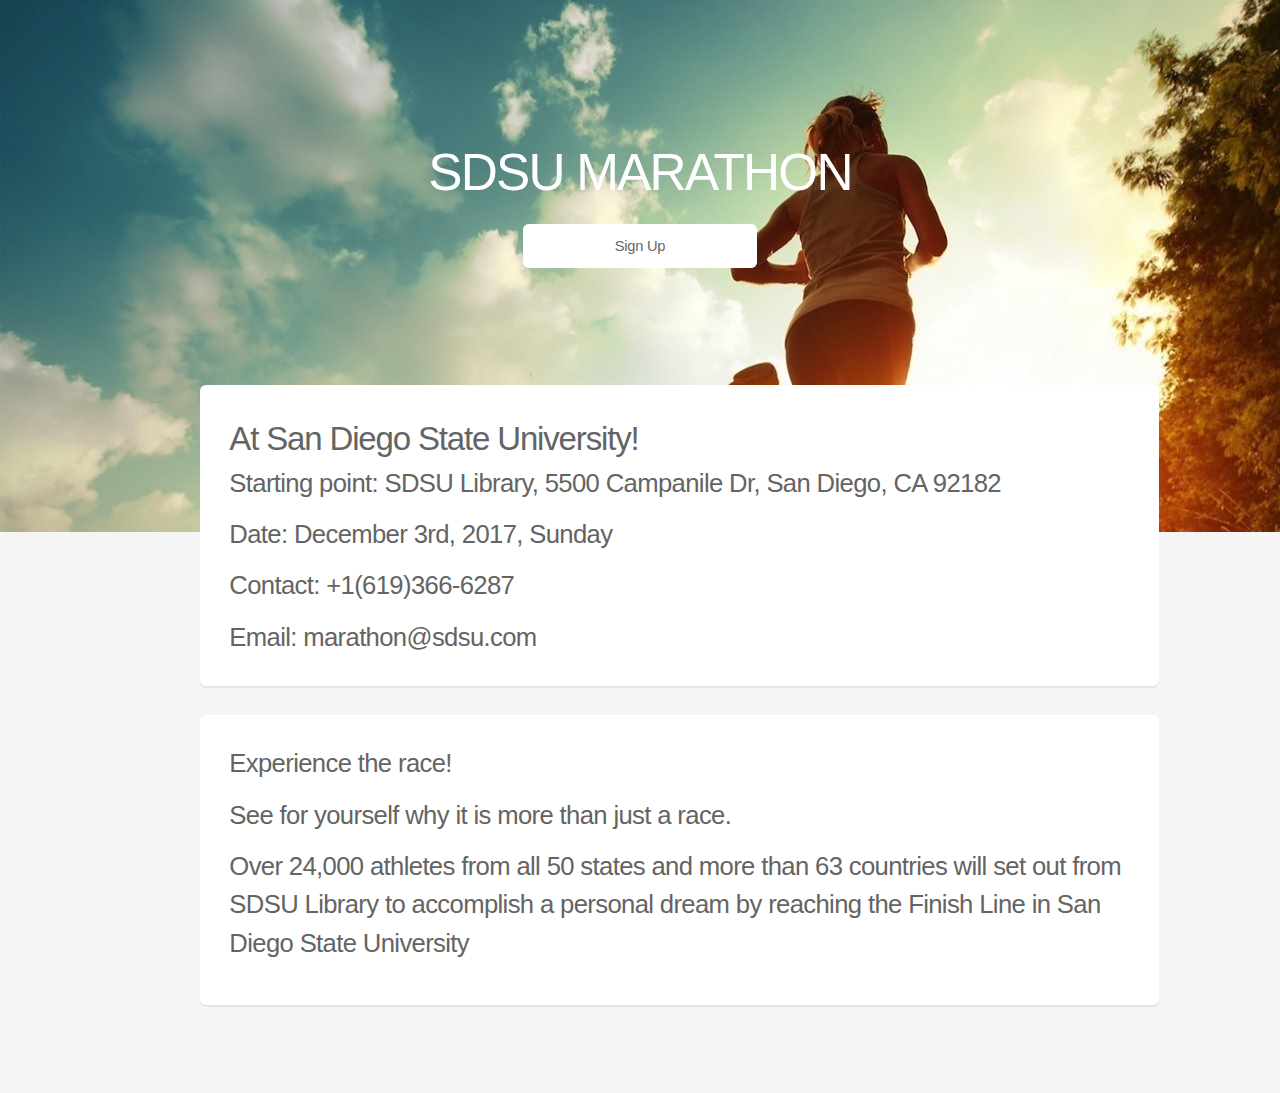
<file: index.html>
<!DOCTYPE HTML>
<html>
<!--
      Mandya Subramanya, Namratha
      Class account - jadrn034
      Project #3
      Fall 2017
-->
	<head>
		<title>SDSU Marathon</title>
		<meta charset="utf-8" />
		<meta name="viewport" content="width=device-width, initial-scale=1" />
		<link rel="stylesheet" href="Main.css"/>
	</head>
	<body class="landing">
		<div id="page-wrapper">
			<section id="banner">
				<h2><b>SDSU MARATHON</b></h2>
				<a href="Signup.html" class="button special">Sign Up</a>
			</section>
			<section id="main" class="container">
				<section class="box special">
					<h2><b>At San Diego State University!</b></h2>
					<h3>Starting point: SDSU Library, 5500 Campanile Dr, San Diego, CA 92182</h3>
					<h3>Date: December 3rd, 2017, Sunday</h3>
					<h3>Contact: +1(619)366-6287</h3>
					<h3>Email: marathon@sdsu.com</h3>
				</section>
				<section class="box special">
					<div class="features-row">
						<h3><b>Experience the race!</b></h3>
						<h3>See for yourself why it is more than just a race.</h3>
						<h3>Over 24,000 athletes from all 50 states and more than 63 countries will set out from SDSU Library to accomplish a personal dream by reaching the Finish Line in San Diego State University</h3>
					</div>
				</section>
			</section>
		</div>
	</body>
</html>
</file>
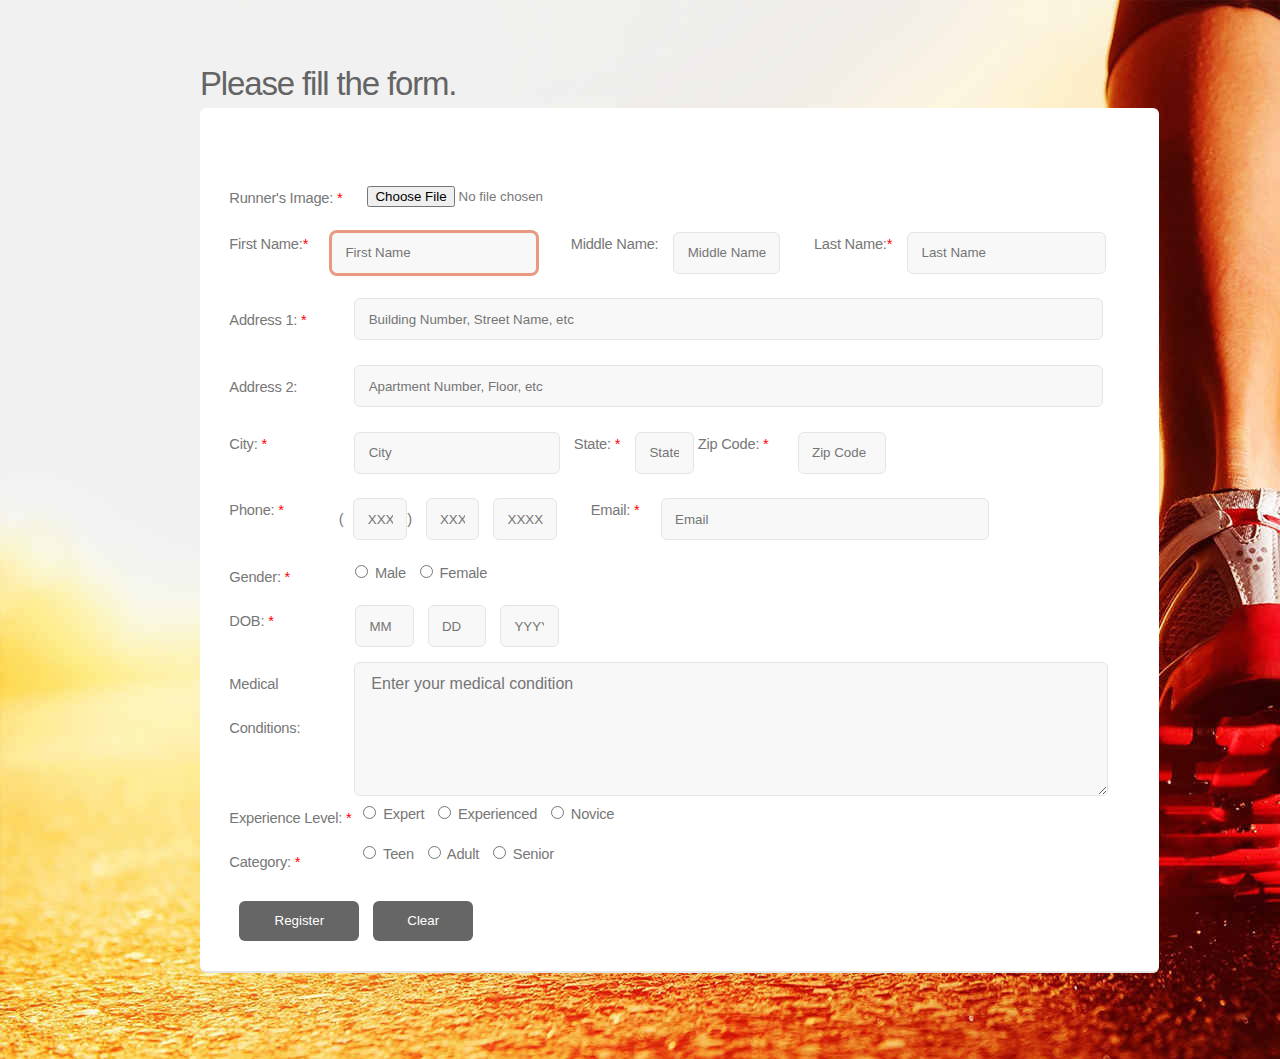
<file: Signup.html>
<!DOCTYPE HTML>
<html>
	<!--
      Mandya Subramanya, Namratha
      Class account - jadrn034
      Project #3
      Fall 2017
	-->
	<head>
		<title>Sign Up</title>
		<meta charset="utf-8" />
		<meta name="viewport" content="width=device-width, initial-scale=1" />
		<link rel="stylesheet" href="Main.css" />
		<script src="https://ajax.googleapis.com/ajax/libs/jquery/3.2.1/jquery.min.js"></script>
		<script src="Form.js"></script> 	
		<script type="text/javascript" src="ajax_get_lib.js"></script> 
	</head>
	<body id="signupbody">
		<div id="page-wrapper">
				<section id="main" class="container 75%">
					<header>
						<h2>Please fill the form.</h2>
					</header>
					<div class="box">
						<form name="personal_info" action="process_request.php" method="post">
							<div id='message_line'> &nbsp; </div>
							<div>
								<div>
									<label>Runner's Image: <span class="red">*</span></label>
									<input type="file" name="img" value="" id="img">
								</div>
								<br/>
								<div>
									<label>First Name:<span class="red">*</span></label>
									<div class="div_group">
										<input type="text" name="firstname" id="firstname" value="" placeholder="First Name"/>
									</div>
									<div class="div_group">
										<label id="middlenamelabel">Middle Name:</label>
										<input type="text" name="middlename" id="middlename" value="" placeholder="Middle Name" />
									</div>
									<div class="div_group">
										<label id="lastnamelabel">Last Name:<span class="red">*</span></label>
										<input type="text" name="lastname" id="lastname" value="" placeholder="Last Name" />
									</div>
								</div>
								<br/>
								<div>
									<label> Address 1: <span class="red">*</span></label>
									<input class="marginleft" type="text" name="address1" id="address1" value="" placeholder="Building Number, Street Name, etc"/>
								</div>
								<br/>
								<div>
									<label> Address 2: </label>
									<input class="marginleft" type="text" name="address2" id="address2" value="" placeholder="Apartment Number, Floor, etc"/>
								</div>
								<br/>
								<div>
									<div class="div_group">
										<label id="citylabel">City: <span class="red">*</span></label>
										<input type="text" name="city" id="city" value="" placeholder="City"/>
									</div>
									<div class="div_group">
										<label id="statelabel">State: <span class="red">*</span></label>
										<input type="text" name="state" id="state" maxlength="2" value="" placeholder="State"/>
									</div>
									<div class="div_group">
										<label>Zip Code: <span class="red">*</span></label>
										<input type="text" name="zipcode" id="zipcode" value="" maxlength="5" placeholder="Zip Code"/>
									</div>
								</div>
								<br/>
								<div>
									<label> Phone: <span class="red">*</span></label>
									<div class="div_group" id="alignleft">
										(<div class="div_group">
											<input type="text" name="areacode" id="areacode" value="" placeholder="XXX" maxlength="3"/>
										</div>)
									</div>
									<div class="div_group">
										<input type="text" name="phoneprefix" id="phoneprefix" value="" placeholder="XXX" maxlength="3"/>
									</div>
									<div class="div_group">
										<input type="text" name="phonenumber" id="phonenumber" value="" placeholder="XXXX" maxlength="4"/>
									</div>
									<div class="div_group">
										<label id="emaillabel"> Email: <span class="red">*</span></label>
										<input type="email" name="email" id="email" value="" placeholder="Email"/>
									</div>
								</div>
								<br/>	
								<div>
									<label> Gender: <span class="red">*</span></label>
									<input type="radio" name="gender" value="male" id="gender"> Male
  									<input type="radio" name="gender" value="female"> Female
								</div>
								<br/>
								<div>
									<label>DOB: <span class="red">*</span></label>
									<div class="div_group">
										<input type="text" name="month" id="month" value="" placeholder="MM" maxlength="2"/>
									</div>
									<div class="div_group">
										<input type="text" name="dated" id="dated" value="" placeholder="DD" maxlength="2"/>
									</div>
									<div class="div_group">
										<input type="text" name="year" id="year" value="" placeholder="YYYY" maxlength="4"/>
									</div>
								</div>
								<br/>
								<div>
									<label id="messageid">Medical Conditions: </label>
									<textarea name="message" id="message" placeholder="Enter your medical condition" rows="6"></textarea>
								</div>
								<div id="levels">
									<label>Experience Level: <span class="red">*</span></label>
									<input type="radio" name="level" id="level1" value="expert"> Expert
  									<input type="radio" name="level" id="level2" value="experienced"> Experienced
  									<input type="radio" name="level" id="level3" value="novice"> Novice 
								</div>
								<br/>
								<div>
									<label>Category: <span class="red">*</span></label>
									<input type="radio" id="category1" name="category" value="teen"> Teen
  									<input type="radio" id="category2" name="category" value="adult"> Adult
  									<input type="radio" id="category3" name="category" value="senior"> Senior 
								</div>
							</div>
							<br/>
							<br/>
							<div>
								<input type="submit" id="registerBtn" value="Register" />
								<input type="reset" id="clearBtn" value="Clear" />
							</div>
						</form>
					</div>
				</section>
		</div>
	</body>
</html>
</file>
<file: Main.css>
/*
      Mandya Subramanya, Namratha
      Class account - jadrn034
      Project #3
      Fall 2017
*/

body, h1 {
	margin: 0;
	padding: 0;
	border: 0;
	font-size: 100%;
	font: inherit;
}

body {
	line-height: 1;
	background: #f5f5f5;
	color: #777;
	font-family: "Source Sans Pro", sans-serif;
	font-size: 16pt;
	font-weight: 300;
	letter-spacing: -0.015em;
}

#signupbody {
	background-image: url('MarathonImage.jpg');
}

textarea {
	font-family: "Source Sans Pro", sans-serif;
	font-size: 12pt;
}
.container {
	margin-left: auto;
	margin-right: auto;
}

.container {
	width: 60em;
}

.row {
	border-bottom: solid 1px transparent;
	box-sizing: border-box;
	margin: 0 0 -1px -2em;
}

p {
	margin: 0 0 2em 0;
}

h1, h2, h3, h4, h5, h6 {
	color: #646464;
	font-weight: 300;
	line-height: 1em;
	margin: 0 0 0.5em 0;
}

h2 {
	font-size: 2.25em;
	line-height: 1.5em;
	letter-spacing: -0.035em;
	margin-bottom: 0;
}

h3 {
	font-size: 1.75em;
	line-height: 1.5em;
	letter-spacing: -0.025em;
}

#message_line {
	font-size: 1.75em;
	line-height: 1.5em;
	letter-spacing: -0.025em;
	color: red;
	text-align: center;
}

.select-wrapper {
	text-decoration: none;
	display: block;
	position: relative;
}

.box {
	background: #ffffff;
	border-radius: 6px;
	box-shadow: 0 2px 0 0 #e5e5e5;
	margin: 0 0 2em 0;
	padding: 2em;
	width: 900px;
}

.box > :last-child {
	margin-bottom: 0;
}

.box.alt {
	background: none !important;
	border-radius: 0 !important;
	box-shadow: none !important;
	margin: 0 0 2em 0;
	padding: 0 !important;
}

.red{
	color: red;
}

ul.actions {
	cursor: default;
	list-style: none;
	padding-left: 0;
}

.button, input[type="submit"], input[type="reset"] {
	background-color: #666;
	border-radius: 6px;
	border: 0;
	color: #ffffff;
	cursor: pointer;
	display: inline-block;
	font-weight: 400;
	height: 3em;
	line-height: 3em;
	padding: 0 2em;
	text-align: center;
	text-decoration: none;
	white-space: nowrap;
	width: 120px;
}

input[type="reset"] {
	width: 100px;
}

input {
	margin-top: 10px;
	margin-left: 10px;
}

.button:hover {
	background-color: #737373;
}

#page-wrapper {
	padding-top: 0em;
}

.landing {
	margin: 0;
	padding: 0;
}

body.landing #page-wrapper {
	padding-top: 0;
}

#header {
	background: #444;
	color: #bbb;
	cursor: default;
	height: 3.25em;
	left: 0;
	line-height: 3.25em;
	position: fixed;
	top: 0;
	width: 100%;
	z-index: 10000;
}

#banner {
	background-attachment: scroll, fixed;
	background-color: #666;
	background-image: url(MarathonImg.jpg);
	background-position: top left, center center;
	background-repeat: repeat, no-repeat;
	background-size: auto, cover;
	color: #fff;
	padding: 10em 0 10em 0;
	text-align: center;
}

#banner :last-child {
	margin-bottom: 0;
}

#banner h2 {
	color: #fff;
	font-size: 3.5em;
	line-height: 1em;
	margin: 0 0 0.5em 0;
	padding: 0;
}

#banner .button.special {
	background-color: transparent;
	box-shadow: inset 0 0 0 2px rgba(255, 255, 255, 0.5);
	color: #fff;
	min-width: 12em;
}

	
#banner .button.special:hover {
	background-color: rgba(255, 255, 255, 0.1);
}

#banner .button.special {
	background: #fff;
	color: #666 !important;
}

#main {
	padding: 4em 0;
}

body.landing #main {
	margin-top: -14em;
}

#banner {
	padding: 10em 0 18em 0;
}

body, select {
	font-size: 11pt;
}

#banner {
	background-attachment: scroll;
}

#banner h2 {
	font-size: 3.5em;
}

label {
    /* Other styling.. */
    vertical-align: text-bottom;
    clear: both;
    float:left;
    margin-right:15px;
    font-size: 1em;
    line-height: 3em;
    font-weight: 300;   
}
.div_group {
	position: inherit;
	display: inline-block;
}

form {
	margin: 0 0 0.9em 0;
}

#firstnamelabel {
	margin-left: 0px;
}

#firstname {
	margin-left: 8px;
}

#middlenamelabel {
	margin-left: 30px;
}

#middlename {
	margin-left: 10px; 
	text-align: center; 
	width: 78px;
}

#lastnamelabel {
	margin-left: 30px;
}

#lastname {
	margin-left: 10px;
	width: 170px;
}

#address1, #address2 {
	margin-left: 125px; 
	width: 80%;
}

#city {
	margin-left: 125px;
}

#citylabel {
	margin-left: 0px;
}

#statelabel {
	margin-left: 10px;
}

#state {
	margin-left: 70px; 
	width: 30px;
}

#zipcode {
	margin-left: 100px; 
	width: 60px;
}

#alignleft {
	margin-left: 40px;
}

#areacode, #phoneprefix {
	width: 25px;
}

#phonenumber {
	width: 35px;
}

#emaillabel {
	margin-left: 30px;
}

#email {
	margin-left: 100px; 
	width: 300px;
}

#gender {
	margin-left: 50px;
}

#month {
	margin-left: 50px; 
	width: 30px;
}

#dated, #year {
	width: 30px;
}

#messageid {
	width: 60px;
}

#message {
	margin-left: 125px; 
	width: 80%;
}

#level1, #category1 {
	margin-left: -3px;
}

input[type="text"],
input[type="password"],
input[type="email"],
select,
textarea {

	background: #f8f8f8;
	border-radius: 6px;
	border: solid 1px #e5e5e5;
	color: inherit;
	display: block;
	outline: 0;
	padding: 0 1em;
	text-decoration: none;
}

input[type="text"]:invalid,
input[type="password"]:invalid,
input[type="email"]:invalid,
select:invalid,
textarea:invalid {
	box-shadow: none;
}

input[type="text"]:focus,
input[type="password"]:focus,
input[type="email"]:focus,
select:focus,
textarea:focus {
	border-color: #e89980;
	box-shadow: 0 0 0 2px #e89980;
}

input[type="text"],
input[type="password"],
input[type="email"],
select {
	height: 3em;
}

textarea {
	padding: 0.75em 1em;
}
</file>
